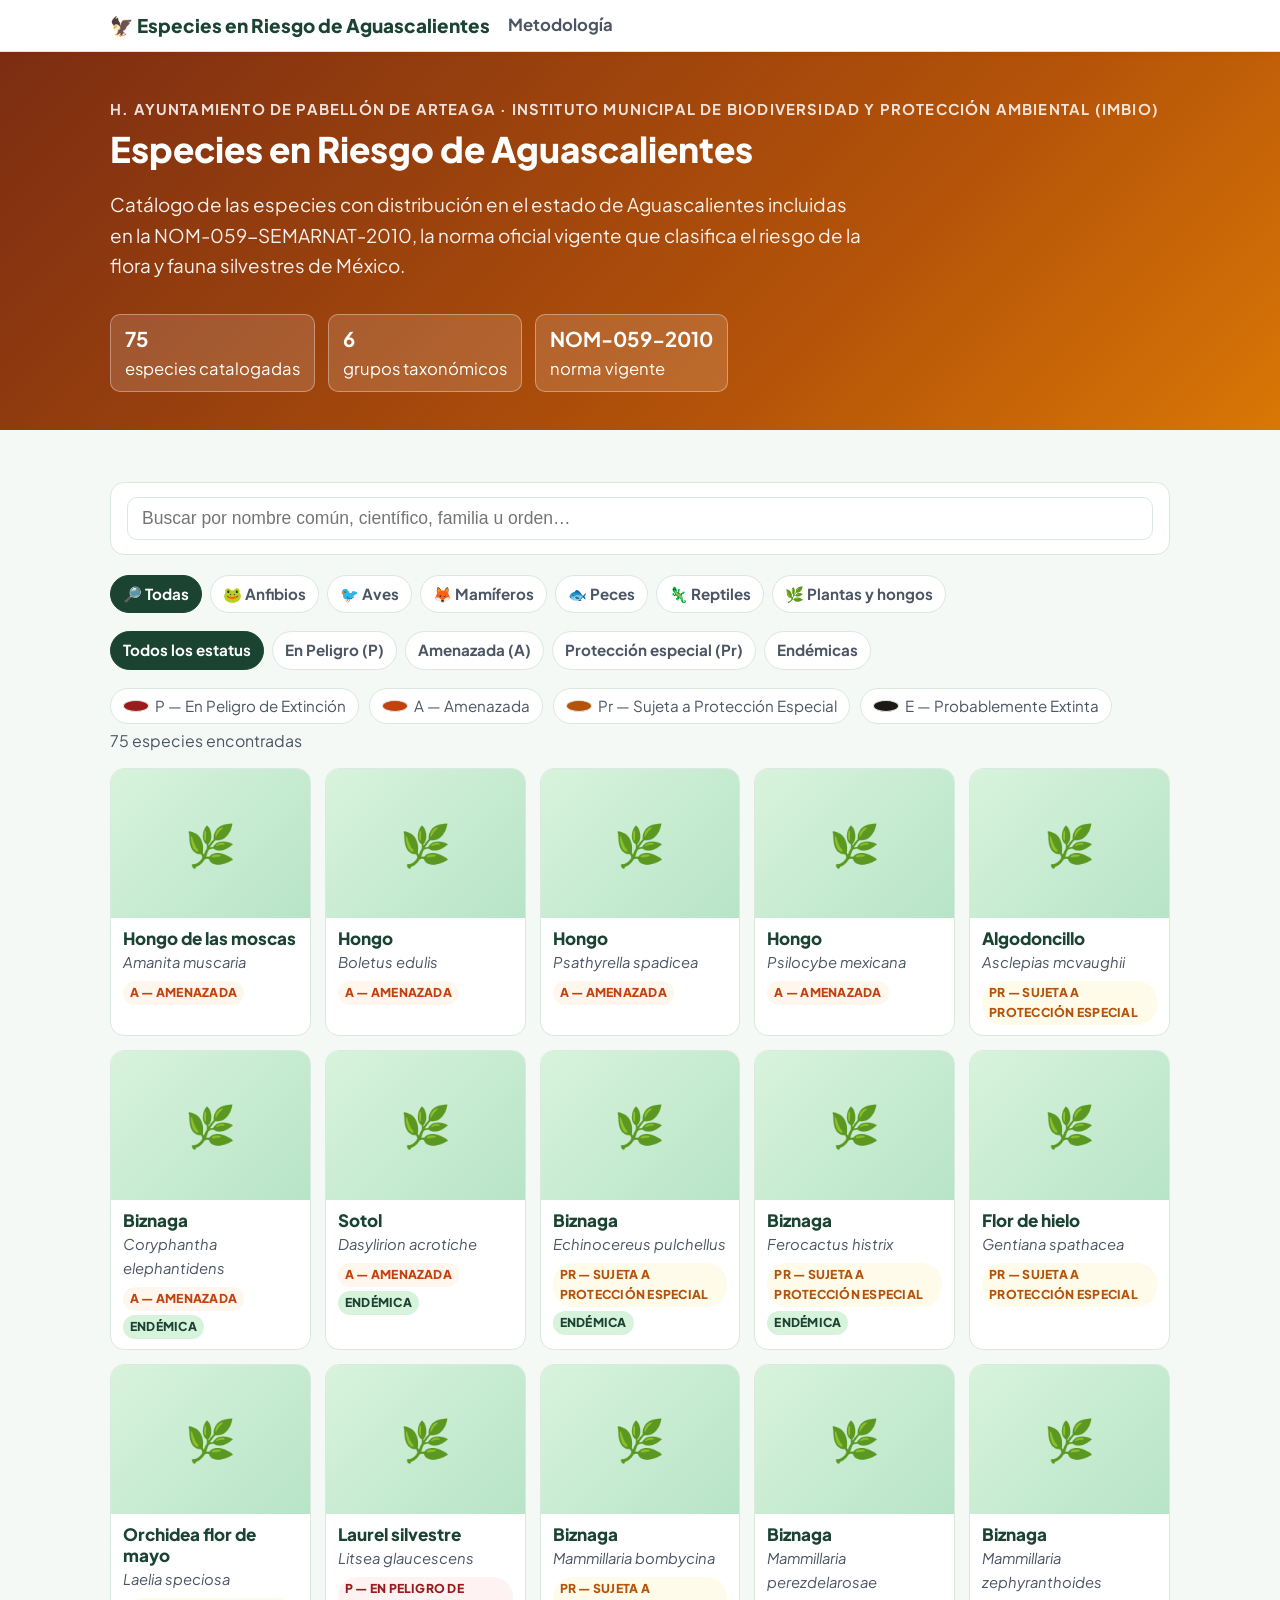
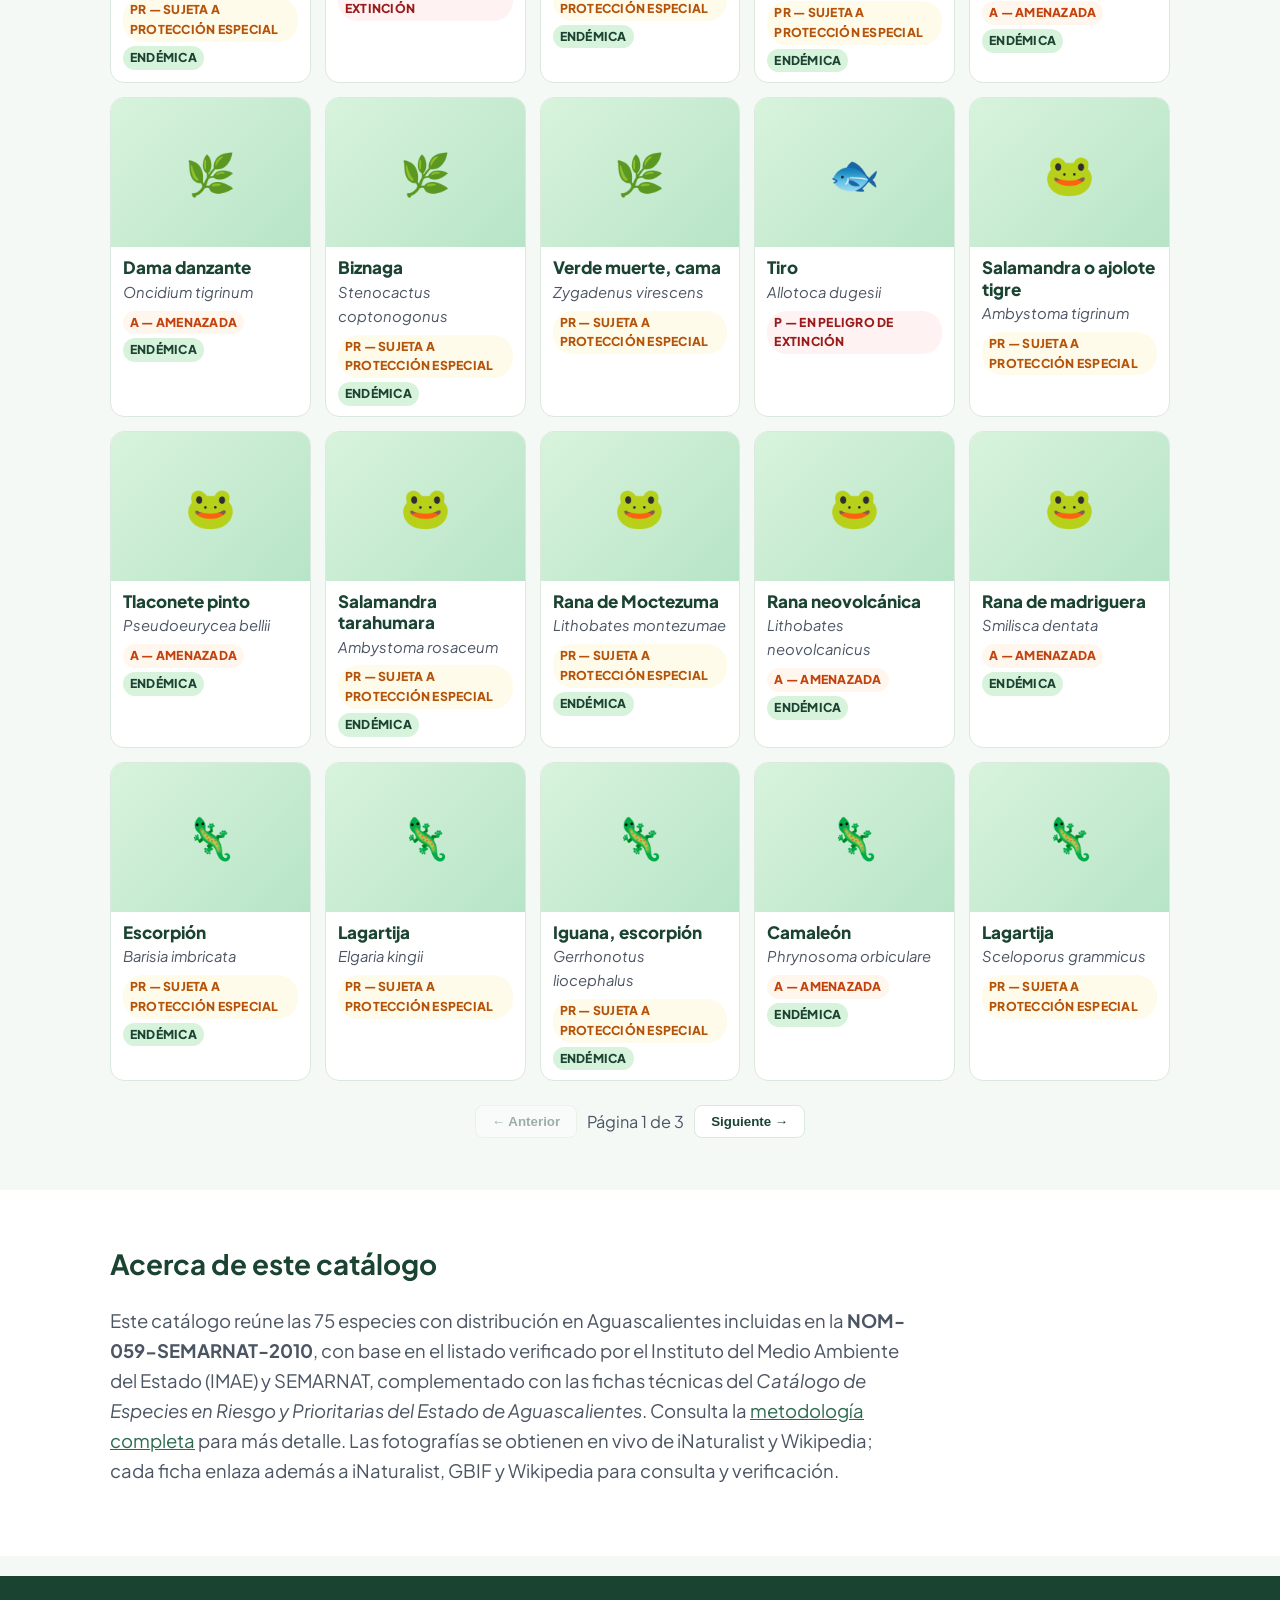
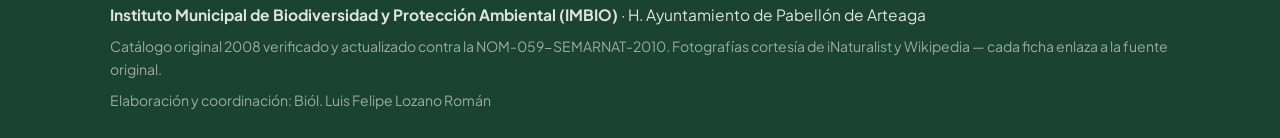
<file: index.html>
<!DOCTYPE html>
<html lang="es">
<head>
<meta charset="UTF-8">
<meta name="viewport" content="width=device-width, initial-scale=1.0">
<title>Especies en Riesgo de Aguascalientes — IMBIO</title>
<meta name="description" content="Catálogo interactivo de las 75 especies en riesgo y prioritarias del estado de Aguascalientes, verificadas contra la NOM-059-SEMARNAT-2010 vigente.">
<link rel="preconnect" href="https://fonts.googleapis.com">
<link rel="preconnect" href="https://fonts.gstatic.com" crossorigin>
<link href="https://fonts.googleapis.com/css2?family=Plus+Jakarta+Sans:wght@400;500;600;700;800&display=swap" rel="stylesheet">
<link rel="stylesheet" href="css/style.css?v=1">
</head>
<body>

<nav class="topnav">
  <div class="wrap">
    <a class="brand" href="index.html">🦅 Especies en Riesgo de Aguascalientes</a>
    <a class="navlink" href="metodologia.html">Metodología</a>
  </div>
</nav>

<header class="hero riesgo">
  <div class="wrap">
    <div class="eyebrow">H. Ayuntamiento de Pabellón de Arteaga · Instituto Municipal de Biodiversidad y Protección Ambiental (IMBIO)</div>
    <h1>Especies en Riesgo de Aguascalientes</h1>
    <p class="lead">Catálogo de las especies con distribución en el estado de Aguascalientes incluidas en la NOM-059-SEMARNAT-2010, la norma oficial vigente que clasifica el riesgo de la flora y fauna silvestres de México.</p>
    <div>
      <div class="stat"><b>75</b>especies catalogadas</div>
      <div class="stat"><b>6</b>grupos taxonómicos</div>
      <div class="stat"><b>NOM-059-2010</b>norma vigente</div>
    </div>
  </div>
</header>

<main>

<section>
  <div class="wrap">
    <div class="toolbar">
      <input type="text" id="search-input" placeholder="Buscar por nombre común, científico, familia u orden…">
    </div>

    <div class="chipbar">
      <span class="chip sel" data-grupo="todas">🔎 Todas</span>
      <span class="chip" data-grupo="Anfibios">🐸 Anfibios</span>
      <span class="chip" data-grupo="Aves">🐦 Aves</span>
      <span class="chip" data-grupo="Mamiferos">🦊 Mamíferos</span>
      <span class="chip" data-grupo="Peces">🐟 Peces</span>
      <span class="chip" data-grupo="Reptiles">🦎 Reptiles</span>
      <span class="chip" data-grupo="Plantas">🌿 Plantas y hongos</span>
    </div>

    <div class="chipbar">
      <span class="chip sel" data-filter="todas">Todos los estatus</span>
      <span class="chip" data-filter="peligro">En Peligro (P)</span>
      <span class="chip" data-filter="amenazada">Amenazada (A)</span>
      <span class="chip" data-filter="proteccion">Protección especial (Pr)</span>
      <span class="chip" data-filter="endemicas">Endémicas</span>
    </div>

    <div class="leyenda-cat">
      <span><span class="dot p"></span> P — En Peligro de Extinción</span>
      <span><span class="dot a"></span> A — Amenazada</span>
      <span><span class="dot pr"></span> Pr — Sujeta a Protección Especial</span>
      <span><span class="dot e"></span> E — Probablemente Extinta</span>
    </div>

    <div class="resultcount" id="resultcount"></div>
    <div class="sp-grid" id="sp-grid"></div>

    <div class="pager">
      <button id="pager-prev">← Anterior</button>
      <span id="pager-info"></span>
      <button id="pager-next">Siguiente →</button>
    </div>
  </div>
</section>

<section style="background:#fff">
  <div class="wrap">
    <h2 style="color:var(--verde-osc)">Acerca de este catálogo</h2>
    <p style="max-width:800px;color:var(--muted)">Este catálogo reúne las 75 especies con distribución en Aguascalientes incluidas en la <strong>NOM-059-SEMARNAT-2010</strong>, con base en el listado verificado por el Instituto del Medio Ambiente del Estado (IMAE) y SEMARNAT, complementado con las fichas técnicas del <em>Catálogo de Especies en Riesgo y Prioritarias del Estado de Aguascalientes</em>. Consulta la <a href="metodologia.html">metodología completa</a> para más detalle. Las fotografías se obtienen en vivo de iNaturalist y Wikipedia; cada ficha enlaza además a iNaturalist, GBIF y Wikipedia para consulta y verificación.</p>
  </div>
</section>

</main>

<div class="modal-overlay" id="modal-overlay">
  <div class="ficha" id="ficha"></div>
</div>

<footer>
  <div class="wrap">
    <div><b>Instituto Municipal de Biodiversidad y Protección Ambiental (IMBIO)</b> · H. Ayuntamiento de Pabellón de Arteaga</div>
    <div class="fnote">Catálogo original 2008 verificado y actualizado contra la NOM-059-SEMARNAT-2010. Fotografías cortesía de iNaturalist y Wikipedia — cada ficha enlaza a la fuente original.</div>
    <div class="fnote">Elaboración y coordinación: Biól. Luis Felipe Lozano Román</div>
  </div>
</footer>

<script src="js/app.js"></script>
<script>initCatalogo();</script>

</body>
</html>
</file>
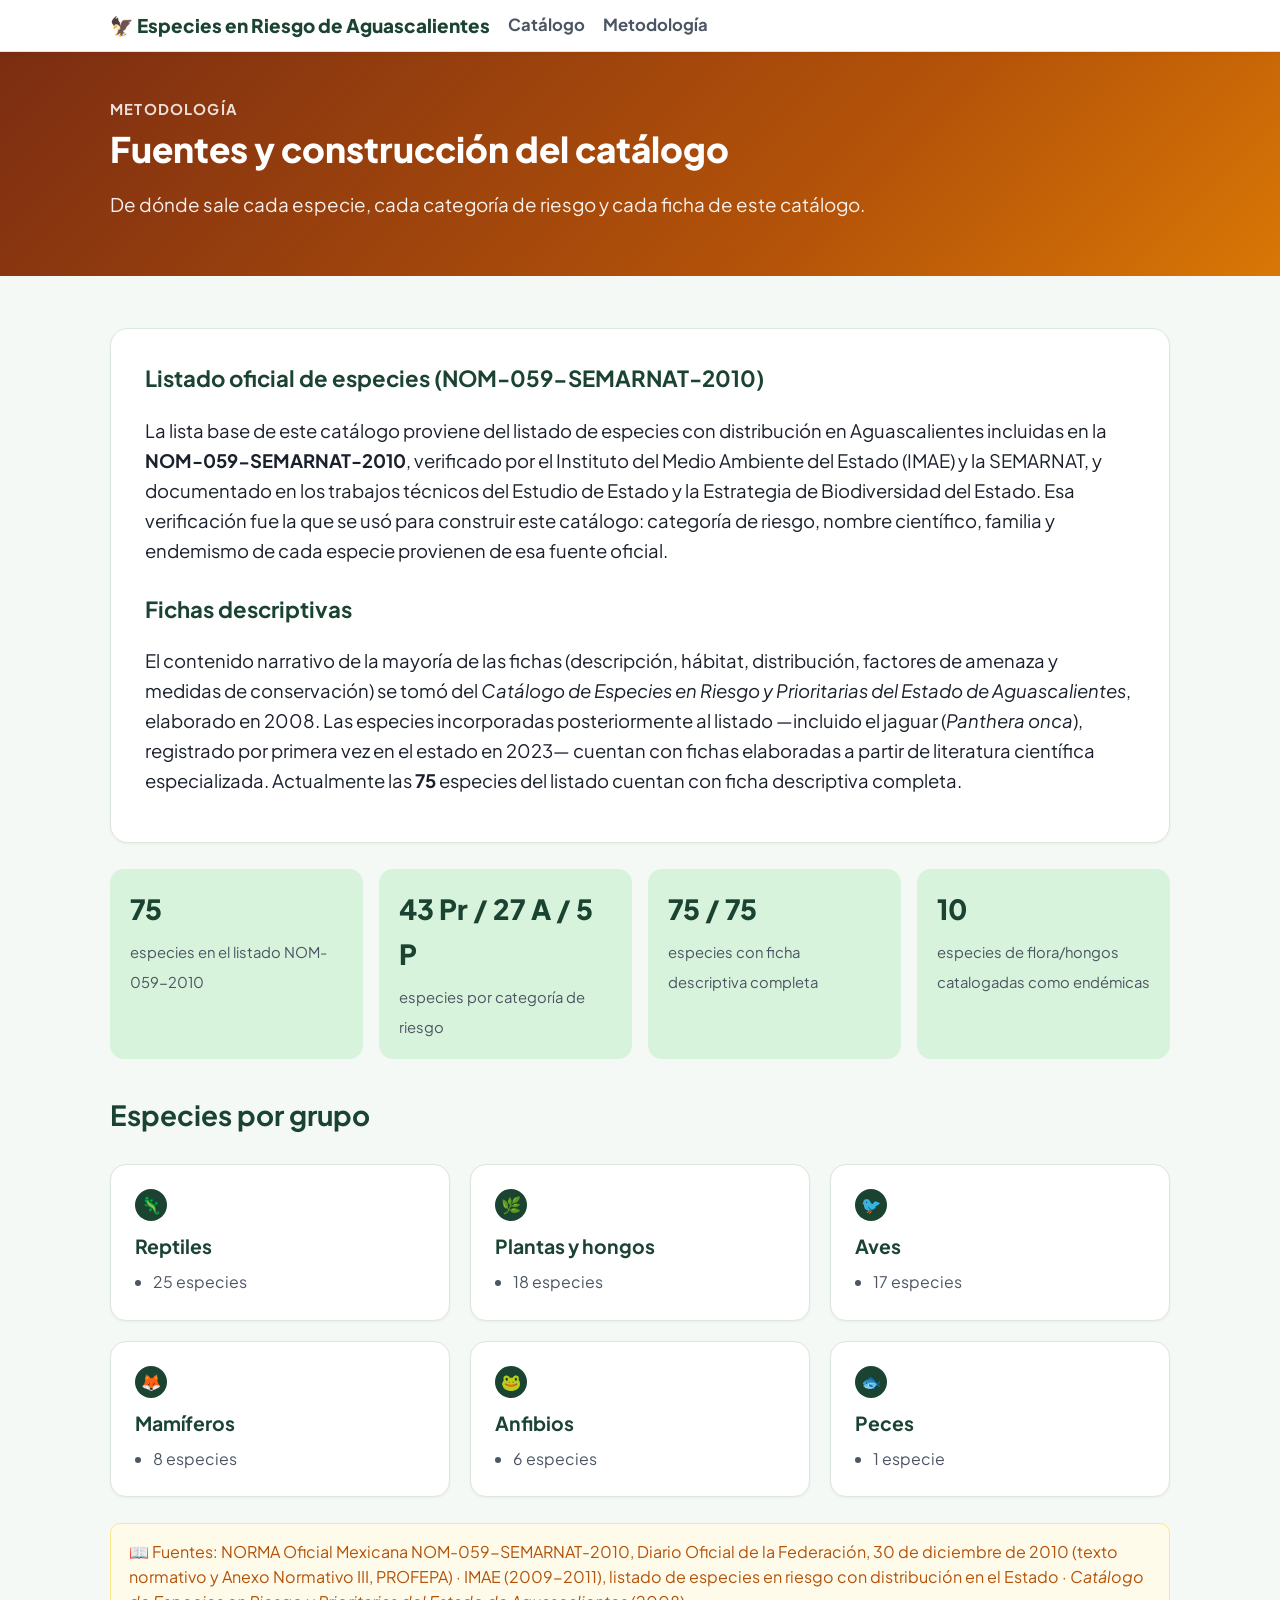
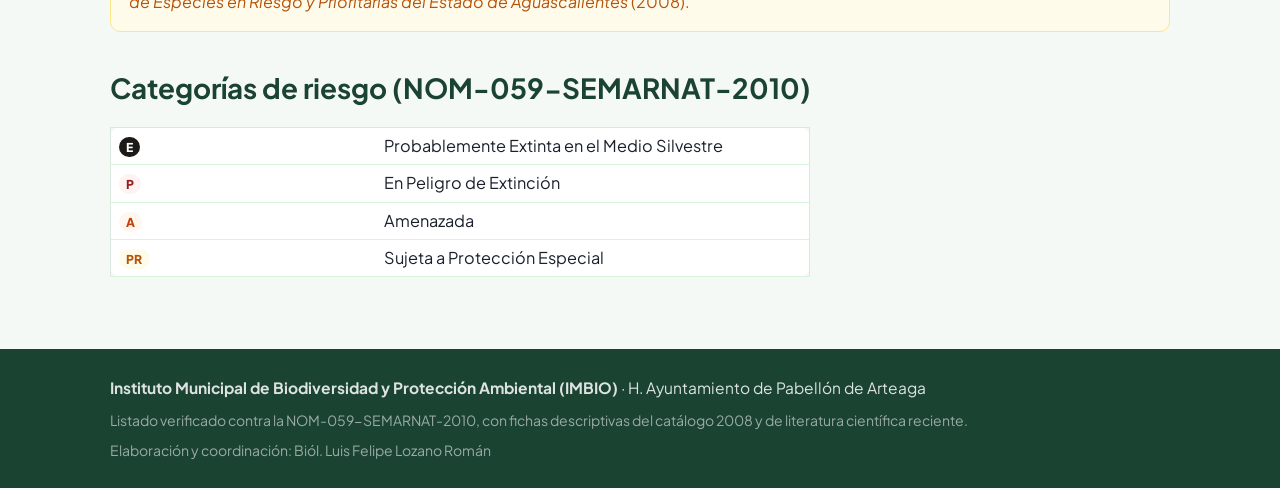
<file: metodologia.html>
<!DOCTYPE html>
<html lang="es">
<head>
<meta charset="UTF-8">
<meta name="viewport" content="width=device-width, initial-scale=1.0">
<title>Metodología — Especies en Riesgo de Aguascalientes — IMBIO</title>
<meta name="description" content="Cómo se construyó el catálogo de Especies en Riesgo de Aguascalientes, con base en el listado oficial de la NOM-059-SEMARNAT-2010 verificado por IMAE y SEMARNAT.">
<link rel="preconnect" href="https://fonts.googleapis.com">
<link rel="preconnect" href="https://fonts.gstatic.com" crossorigin>
<link href="https://fonts.googleapis.com/css2?family=Plus+Jakarta+Sans:wght@400;500;600;700;800&display=swap" rel="stylesheet">
<link rel="stylesheet" href="css/style.css?v=1">
</head>
<body>

<nav class="topnav">
  <div class="wrap">
    <a class="brand" href="index.html">🦅 Especies en Riesgo de Aguascalientes</a>
    <a class="navlink" href="index.html">Catálogo</a>
    <a class="navlink" href="metodologia.html">Metodología</a>
  </div>
</nav>

<header class="hero riesgo">
  <div class="wrap">
    <div class="eyebrow">Metodología</div>
    <h1>Fuentes y construcción del catálogo</h1>
    <p class="lead">De dónde sale cada especie, cada categoría de riesgo y cada ficha de este catálogo.</p>
  </div>
</header>

<main>

<section>
  <div class="wrap">
    <div class="doc-credits">
      <div class="texto">
        <h2>Listado oficial de especies (NOM-059-SEMARNAT-2010)</h2>
        <p style="color:var(--texto)">La lista base de este catálogo proviene del listado de especies con distribución en Aguascalientes incluidas en la <strong>NOM-059-SEMARNAT-2010</strong>, verificado por el Instituto del Medio Ambiente del Estado (IMAE) y la SEMARNAT, y documentado en los trabajos técnicos del Estudio de Estado y la Estrategia de Biodiversidad del Estado. Esa verificación fue la que se usó para construir este catálogo: categoría de riesgo, nombre científico, familia y endemismo de cada especie provienen de esa fuente oficial.</p>

        <h2 style="margin-top:26px">Fichas descriptivas</h2>
        <p style="color:var(--texto)">El contenido narrativo de la mayoría de las fichas (descripción, hábitat, distribución, factores de amenaza y medidas de conservación) se tomó del <em>Catálogo de Especies en Riesgo y Prioritarias del Estado de Aguascalientes</em>, elaborado en 2008. Las especies incorporadas posteriormente al listado —incluido el jaguar (<em>Panthera onca</em>), registrado por primera vez en el estado en 2023— cuentan con fichas elaboradas a partir de literatura científica especializada. Actualmente las <strong>75</strong> especies del listado cuentan con ficha descriptiva completa.</p>
      </div>
    </div>

    <div class="stat-row">
      <div class="stat-pill"><b>75</b><span>especies en el listado NOM-059-2010</span></div>
      <div class="stat-pill"><b>43 Pr / 27 A / 5 P</b><span>especies por categoría de riesgo</span></div>
      <div class="stat-pill"><b>75 / 75</b><span>especies con ficha descriptiva completa</span></div>
      <div class="stat-pill"><b>10</b><span>especies de flora/hongos catalogadas como endémicas</span></div>
    </div>

    <h2 style="margin-top:34px;color:var(--verde-osc)">Especies por grupo</h2>
    <div class="chapter-grid">
      <div class="chapter-card"><div class="num">🦎</div><h3>Reptiles</h3><ul><li>25 especies</li></ul></div>
      <div class="chapter-card"><div class="num">🌿</div><h3>Plantas y hongos</h3><ul><li>18 especies</li></ul></div>
      <div class="chapter-card"><div class="num">🐦</div><h3>Aves</h3><ul><li>17 especies</li></ul></div>
      <div class="chapter-card"><div class="num">🦊</div><h3>Mamíferos</h3><ul><li>8 especies</li></ul></div>
      <div class="chapter-card"><div class="num">🐸</div><h3>Anfibios</h3><ul><li>6 especies</li></ul></div>
      <div class="chapter-card"><div class="num">🐟</div><h3>Peces</h3><ul><li>1 especie</li></ul></div>
    </div>

    <div class="doc-note" style="margin-top:26px">📖 Fuentes: NORMA Oficial Mexicana NOM-059-SEMARNAT-2010, Diario Oficial de la Federación, 30 de diciembre de 2010 (texto normativo y Anexo Normativo III, PROFEPA) · IMAE (2009-2011), listado de especies en riesgo con distribución en el Estado · <em>Catálogo de Especies en Riesgo y Prioritarias del Estado de Aguascalientes</em> (2008).</div>

    <h2 style="margin-top:34px;color:var(--verde-osc)">Categorías de riesgo (NOM-059-SEMARNAT-2010)</h2>
    <table class="ftable" style="max-width:700px;background:#fff;border:1px solid var(--borde);border-radius:12px;padding:6px 16px">
      <tr><td><span class="badge e">E</span></td><td>Probablemente Extinta en el Medio Silvestre</td></tr>
      <tr><td><span class="badge p">P</span></td><td>En Peligro de Extinción</td></tr>
      <tr><td><span class="badge a">A</span></td><td>Amenazada</td></tr>
      <tr><td><span class="badge pr">Pr</span></td><td>Sujeta a Protección Especial</td></tr>
    </table>
  </div>
</section>

</main>

<footer>
  <div class="wrap">
    <div><b>Instituto Municipal de Biodiversidad y Protección Ambiental (IMBIO)</b> · H. Ayuntamiento de Pabellón de Arteaga</div>
    <div class="fnote">Listado verificado contra la NOM-059-SEMARNAT-2010, con fichas descriptivas del catálogo 2008 y de literatura científica reciente.</div>
    <div class="fnote">Elaboración y coordinación: Biól. Luis Felipe Lozano Román</div>
  </div>
</footer>

</body>
</html>
</file>
<file: css/style.css>
:root{
  --verde-osc:#1B4332; --verde-med:#2D6A4F; --verde-acc:#52B788; --verde-claro-acc:#95D5B2;
  --verde-bg:#D8F3DC; --verde-bg2:#B7E4C7;
  --texto:#1a202c; --muted:#4b5563; --borde:#dbe8de; --fondo:#f4f9f6; --blanco:#fff;
  --ambar:#b45309; --ambar-bg:#fffbeb; --ambar-borde:#fde68a;
  --rojo:#991b1b; --rojo-bg:#fef2f2;
}
*{box-sizing:border-box}
html{font-size:18.5px}
body{margin:0;font-family:'Plus Jakarta Sans',-apple-system,'Segoe UI',Roboto,Arial,sans-serif;color:var(--texto);background:var(--fondo);line-height:1.62;-webkit-font-smoothing:antialiased}
h1,h2,h3,h4{margin:0 0 .5em}
a{color:var(--verde-med)}
.wrap{max-width:1100px;margin:0 auto;padding:0 20px}
img{max-width:100%}

header.hero{background:linear-gradient(135deg,var(--verde-osc),var(--verde-med) 65%,var(--verde-acc));color:#fff;padding:46px 0 38px}
header.hero .eyebrow{font-size:.8rem;text-transform:uppercase;letter-spacing:.08em;opacity:.85;font-weight:700}
header.hero h1{font-size:1.9rem;font-weight:800;margin-top:6px;line-height:1.25}
header.hero p.lead{font-size:1.02rem;opacity:.92;max-width:760px;margin-top:10px}
header.hero .stat{display:inline-block;background:rgba(255,255,255,.14);border:1px solid rgba(255,255,255,.35);border-radius:10px;padding:8px 14px;margin:14px 10px 0 0;font-size:.9rem}
header.hero .stat b{font-size:1.1rem;display:block}

nav.topnav{background:#fff;border-bottom:1px solid var(--borde);position:sticky;top:0;z-index:60;box-shadow:0 1px 6px rgba(0,0,0,.04)}
nav.topnav .wrap{display:flex;align-items:center;gap:18px;padding:10px 20px;flex-wrap:wrap}
nav.topnav a.brand{font-weight:800;color:var(--verde-osc);text-decoration:none;font-size:1.02rem}
nav.topnav a.navlink{color:var(--muted);text-decoration:none;font-weight:700;font-size:.9rem}
nav.topnav a.navlink:hover{color:var(--verde-med)}

section{padding:52px 0}
section h2{margin-bottom:16px}

.cat-grid{display:grid;grid-template-columns:repeat(auto-fit,minmax(220px,1fr));gap:16px}
.cat-card{background:#fff;border:1px solid var(--borde);border-radius:16px;padding:22px 20px;text-decoration:none;color:inherit;display:block;transition:transform .15s,box-shadow .15s;box-shadow:0 1px 3px rgba(16,24,40,.05)}
.cat-card:hover{transform:translateY(-3px);box-shadow:0 8px 20px rgba(27,67,50,.14)}
.cat-card .ic{font-size:2.1rem}
.cat-card h3{color:var(--verde-osc);font-size:1.08rem;margin:10px 0 3px}
.cat-card .n{font-size:1.5rem;font-weight:800;color:var(--verde-med)}
.cat-card .l{font-size:.78rem;color:var(--muted);text-transform:uppercase;letter-spacing:.03em}

/* Toolbar */
.toolbar{display:flex;flex-wrap:wrap;gap:10px;align-items:center;background:#fff;border:1px solid var(--borde);border-radius:14px;padding:14px 16px;margin-bottom:20px}
.toolbar input[type=text]{flex:1;min-width:200px;padding:10px 14px;border:1.5px solid var(--borde);border-radius:10px;font-size:.95rem}
.toolbar select{padding:10px 12px;border:1.5px solid var(--borde);border-radius:10px;font-size:.9rem;background:#fff}
.chip{display:inline-flex;align-items:center;gap:5px;padding:6px 12px;border-radius:20px;border:1.5px solid var(--borde);font-size:.82rem;font-weight:700;color:var(--muted);cursor:pointer;background:#fff;user-select:none}
.chip.sel{background:var(--verde-osc);border-color:var(--verde-osc);color:#fff}
.chipbar{display:flex;flex-wrap:wrap;gap:8px;margin-bottom:18px}
.resultcount{font-size:.86rem;color:var(--muted);margin-bottom:14px}

/* Species grid */
.sp-grid{display:grid;grid-template-columns:repeat(auto-fill,minmax(200px,1fr));gap:14px}
.sp-card{background:#fff;border:1px solid var(--borde);border-radius:14px;overflow:hidden;cursor:pointer;transition:transform .15s,box-shadow .15s}
.sp-card:hover{transform:translateY(-2px);box-shadow:0 8px 18px rgba(27,67,50,.14)}
.sp-thumb{width:100%;aspect-ratio:4/3;background:linear-gradient(135deg,var(--verde-bg),var(--verde-bg2));display:flex;align-items:center;justify-content:center;font-size:2.2rem;position:relative;overflow:hidden}
.sp-thumb img{width:100%;height:100%;object-fit:cover}
.sp-body{padding:10px 12px}
.sp-body .comun{font-weight:800;font-size:.92rem;color:var(--verde-osc);line-height:1.25}
.sp-body .cientifico{font-style:italic;font-size:.8rem;color:var(--muted);margin-top:2px}
.sp-badges{display:flex;flex-wrap:wrap;gap:4px;margin-top:6px}
.badge{font-size:.66rem;font-weight:800;padding:2px 7px;border-radius:20px;text-transform:uppercase;letter-spacing:.02em}
.badge.end{background:var(--verde-bg);color:var(--verde-osc)}
.badge.exo{background:var(--ambar-bg);color:var(--ambar)}
.badge.nom{background:var(--rojo-bg);color:var(--rojo)}

.pager{display:flex;justify-content:center;align-items:center;gap:10px;margin-top:24px}
.pager button{padding:8px 16px;border:1.5px solid var(--borde);background:#fff;border-radius:8px;font-weight:700;cursor:pointer;color:var(--verde-osc)}
.pager button:disabled{opacity:.4;cursor:default}
.pager span{font-size:.88rem;color:var(--muted)}

/* Modal ficha */
.modal-overlay{position:fixed;inset:0;background:rgba(10,30,20,.55);display:none;align-items:flex-start;justify-content:center;z-index:200;padding:24px 12px;overflow-y:auto}
.modal-overlay.open{display:flex}
.ficha{position:relative;background:#fff;border-radius:18px;max-width:720px;width:100%;overflow:hidden;margin-top:20px}
.ficha-gallery{position:relative;width:100%;aspect-ratio:16/9;overflow:hidden;background:linear-gradient(135deg,var(--verde-bg),var(--verde-bg2))}
.ficha-photo{width:100%;height:100%;display:flex;align-items:center;justify-content:center;font-size:3rem}
.ficha-photo img{width:100%;height:100%;object-fit:cover}
.ficha-carrete{display:flex;width:100%;height:100%;transition:transform .25s ease}
.ficha-slide{flex:0 0 100%;height:100%}
.ficha-slide img{width:100%;height:100%;object-fit:cover;display:block}
.carrete-arrow{position:absolute;top:50%;transform:translateY(-50%);background:rgba(0,0,0,.45);color:#fff;border:none;width:36px;height:36px;border-radius:50%;font-size:1.3rem;cursor:pointer;z-index:2;line-height:1}
.carrete-arrow.prev{left:10px}
.carrete-arrow.next{right:10px}
.carrete-arrow:hover{background:rgba(0,0,0,.7)}
.carrete-dots{position:absolute;bottom:10px;left:0;right:0;display:flex;justify-content:center;gap:6px;z-index:2}
.carrete-dots .dot{width:8px;height:8px;border-radius:50%;background:rgba(255,255,255,.55);cursor:pointer}
.carrete-dots .dot.sel{background:#fff}
.carrete-count{position:absolute;bottom:10px;right:12px;background:rgba(0,0,0,.5);color:#fff;font-size:.72rem;font-weight:700;padding:2px 8px;border-radius:20px;z-index:2}
.carrete-credit{position:absolute;bottom:10px;left:12px;max-width:70%;background:rgba(0,0,0,.5);color:#fff;font-size:.7rem;padding:3px 9px;border-radius:20px;z-index:2;white-space:nowrap;overflow:hidden;text-overflow:ellipsis}
.carrete-credit a{color:#fff;text-decoration:none}
.carrete-credit a:hover{text-decoration:underline}
.ficha-close{position:absolute;top:12px;right:12px;background:rgba(0,0,0,.5);color:#fff;border:none;width:34px;height:34px;border-radius:50%;font-size:1.1rem;cursor:pointer;z-index:2}
.ficha-body{padding:22px 26px 28px}
.ficha-body h2{color:var(--verde-osc);font-size:1.3rem}
.ficha-body .cientifico{font-style:italic;color:var(--muted);font-size:1rem;margin-bottom:12px}
.ficha-badges{display:flex;flex-wrap:wrap;gap:6px;margin-bottom:16px}
.fsection{margin-bottom:16px}
.fsection h4{font-size:.78rem;text-transform:uppercase;letter-spacing:.05em;color:var(--verde-med);border-bottom:2px solid var(--verde-bg);padding-bottom:5px;margin-bottom:8px}
.fsection p{margin:0;font-size:.92rem;color:var(--texto)}
.ftable{width:100%;border-collapse:collapse;font-size:.88rem}
.ftable td{padding:5px 8px;border-bottom:1px solid var(--verde-bg)}
.ftable td:first-child{font-weight:700;color:var(--verde-osc);width:38%}
.flinks{display:flex;flex-wrap:wrap;gap:8px;margin-top:6px}
.flinks a{display:inline-block;padding:7px 13px;background:var(--verde-bg);color:var(--verde-osc);border-radius:20px;font-size:.82rem;font-weight:700;text-decoration:none}
.flinks a:hover{background:var(--verde-bg2)}
.fwarn{background:var(--ambar-bg);border:1px solid var(--ambar-borde);color:var(--ambar);border-radius:10px;padding:10px 14px;font-size:.86rem;margin-bottom:14px}

.empty{text-align:center;padding:50px 20px;color:var(--muted)}

footer{background:var(--verde-osc);color:rgba(255,255,255,.85);padding:26px 0;font-size:.84rem;margin-top:20px}
footer a{color:#fff}
footer .fnote{opacity:.65;font-size:.76rem;margin-top:8px}

@media (max-width:640px){
  header.hero h1{font-size:1.4rem}
  .sp-grid{grid-template-columns:repeat(auto-fill,minmax(150px,1fr))}
}

/* Páginas de documentos (Estudio de Estado / Estrategia) */
.doc-actions{display:flex;flex-wrap:wrap;gap:14px;margin-top:26px}
a.doc-btn{display:inline-flex;align-items:center;gap:8px;padding:14px 26px;border-radius:12px;font-weight:800;font-size:.95rem;text-decoration:none!important;line-height:1.2}
a.doc-btn.primary{background:#fff;color:var(--verde-osc)!important;box-shadow:0 4px 14px rgba(0,0,0,.15)}
a.doc-btn.primary:hover{background:var(--verde-bg);transform:translateY(-1px)}
a.doc-btn.ghost{background:rgba(255,255,255,.14);color:#fff!important;border:1.5px solid rgba(255,255,255,.55)}
a.doc-btn.ghost:hover{background:rgba(255,255,255,.26)}

.doc-credits{background:#fff;border:1px solid var(--borde);border-radius:18px;padding:32px 34px;box-shadow:0 1px 3px rgba(16,24,40,.05);margin-bottom:16px;display:flex;gap:32px;align-items:flex-start}
.doc-credits .portada{flex-shrink:0;width:150px;border-radius:10px;box-shadow:0 6px 18px rgba(16,24,40,.18)}
.doc-credits .texto{flex:1;min-width:0}
.doc-credits h2{color:var(--verde-osc);font-size:1.2rem;margin-bottom:14px}
.doc-credits p{margin-bottom:14px}
.doc-credits .rol{font-size:.78rem;text-transform:uppercase;letter-spacing:.04em;color:var(--muted);font-weight:700;margin-top:18px}
.doc-credits .nombres{font-size:.94rem;color:var(--texto);margin-top:4px;line-height:1.55}
@media (max-width:640px){
  .doc-credits{flex-direction:column;align-items:center;text-align:center;padding:26px 22px}
  .doc-credits .portada{width:130px}
}

.stat-row{display:flex;flex-wrap:wrap;gap:16px;margin:26px 0}
.stat-pill{background:var(--verde-bg);border-radius:14px;padding:18px 20px;min-width:170px;flex:1}
.stat-pill b{display:block;font-size:1.5rem;color:var(--verde-osc);font-weight:800;margin-bottom:4px}
.stat-pill span{font-size:.8rem;color:var(--muted);line-height:1.4}

.chapter-grid{display:grid;grid-template-columns:repeat(auto-fit,minmax(280px,1fr));gap:20px;margin-top:26px}
.chapter-card{background:#fff;border:1px solid var(--borde);border-radius:16px;padding:24px 24px 20px;box-shadow:0 1px 3px rgba(16,24,40,.05)}
.chapter-card .num{display:inline-flex;align-items:center;justify-content:center;width:32px;height:32px;border-radius:50%;background:var(--verde-osc);color:#fff;font-weight:800;font-size:.88rem;margin-bottom:12px}
.chapter-card h3{color:var(--verde-osc);font-size:1.05rem;line-height:1.35;margin-bottom:10px}
.chapter-card ul{margin:0;padding-left:18px;color:var(--muted);font-size:.86rem;line-height:1.65}
.chapter-card ul li{margin-bottom:4px}

.obj-grid{display:grid;grid-template-columns:repeat(auto-fit,minmax(260px,1fr));gap:20px;margin-top:26px}
.obj-card{background:#fff;border:1px solid var(--borde);border-left:5px solid var(--verde-acc);border-radius:14px;padding:22px 24px;box-shadow:0 1px 3px rgba(16,24,40,.05)}
.obj-card h3{color:var(--verde-osc);font-size:1.04rem;margin-bottom:10px}
.obj-card .meta{font-size:.87rem;color:var(--muted);margin:0 0 14px;line-height:1.5}
.obj-card ul{margin:0;padding-left:18px;font-size:.87rem;color:var(--texto);line-height:1.7}
.obj-card ul li{margin-bottom:3px}

.quote-box{background:linear-gradient(135deg,var(--verde-bg),var(--verde-bg2));border-radius:16px;padding:28px 32px;font-size:1.05rem;color:var(--verde-osc);font-weight:600;line-height:1.65;margin:30px 0}
.quote-box .who{margin-top:12px;font-size:.83rem;font-weight:700;opacity:.75}

.timeline-mini{display:flex;flex-wrap:wrap;gap:12px;margin-top:22px}
.timeline-mini .tstep{background:#fff;border:1px solid var(--borde);border-radius:12px;padding:14px 18px;font-size:.83rem;color:var(--muted);flex:1;min-width:160px;line-height:1.5}
.timeline-mini .tstep b{display:block;color:var(--verde-osc);font-size:.92rem;margin-bottom:4px}

.doc-note{background:var(--ambar-bg);border:1px solid var(--ambar-borde);color:var(--ambar);border-radius:10px;padding:16px 18px;font-size:.87rem;margin-top:26px;line-height:1.55}

/* Especies en Riesgo — extras */
header.hero.riesgo{background:linear-gradient(135deg,#7c2d12,#b45309 65%,#d97706)}
.badge.p{background:var(--rojo-bg);color:var(--rojo)}
.badge.pr{background:var(--ambar-bg);color:var(--ambar)}
.badge.a{background:#fff7ed;color:#c2410c}
.badge.e{background:#1c1917;color:#fff}
.badge.delisted{background:#e5e7eb;color:#4b5563}
.badge.end{background:var(--verde-bg);color:var(--verde-osc)}

.leyenda-cat{display:flex;flex-wrap:wrap;gap:10px;margin:16px 0 4px}
.leyenda-cat span{display:inline-flex;align-items:center;gap:6px;font-size:.82rem;color:var(--muted);background:#fff;border:1px solid var(--borde);border-radius:20px;padding:5px 12px}
.leyenda-cat .dot{width:10px;height:10px;border-radius:50%}
.dot.p{background:var(--rojo)}
.dot.pr{background:var(--ambar)}
.dot.a{background:#c2410c}
.dot.e{background:#1c1917}
.dot.delisted{background:#9ca3af}

.nota-taxo{background:#eff6ff;border:1px solid #bfdbfe;color:#1e40af;border-radius:10px;padding:12px 14px;font-size:.85rem;margin-bottom:14px;line-height:1.5}
.compare-box{display:grid;grid-template-columns:1fr 1fr;gap:0;border:1px solid var(--borde);border-radius:12px;overflow:hidden;margin-bottom:14px}
.compare-box .col{padding:14px 16px}
.compare-box .col:first-child{background:#f8fafc;border-right:1px solid var(--borde)}
.compare-box .col:last-child{background:#fffbeb}
.compare-box .yr{font-size:.7rem;text-transform:uppercase;letter-spacing:.05em;color:var(--muted);font-weight:800;margin-bottom:6px}
.compare-box .val{font-size:.95rem;font-weight:700;color:var(--texto)}
@media (max-width:520px){.compare-box{grid-template-columns:1fr}.compare-box .col:first-child{border-right:none;border-bottom:1px solid var(--borde)}}
</file>
